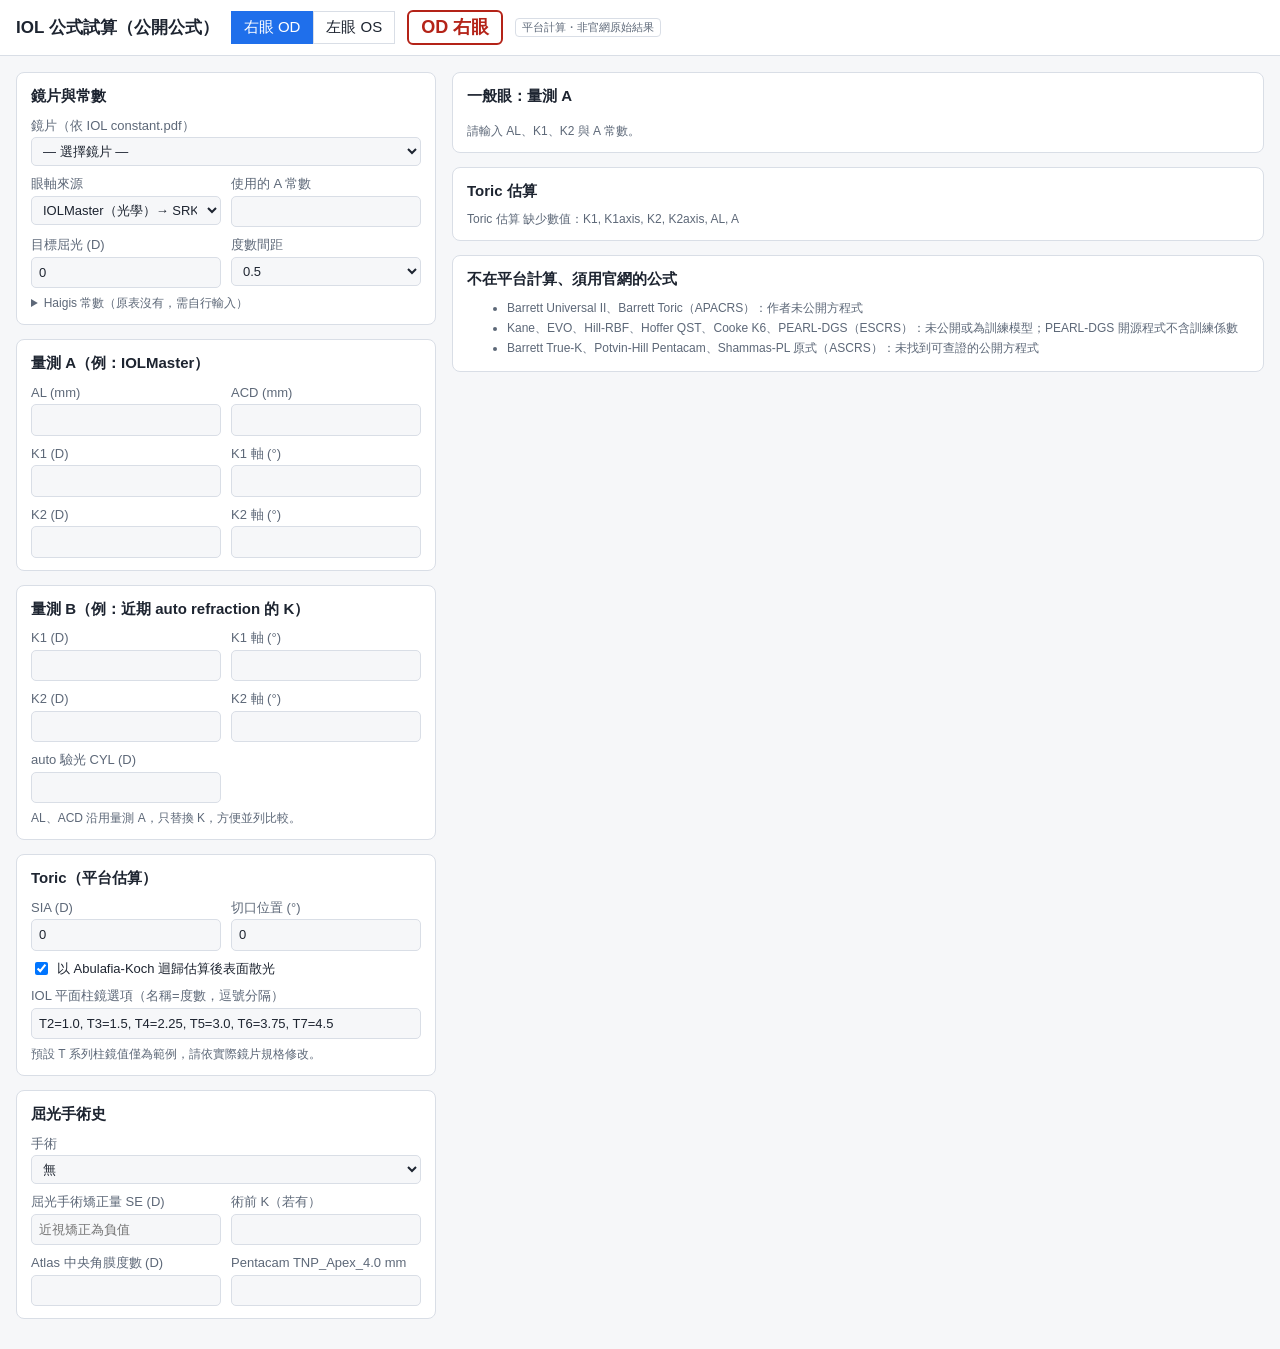
<file: formulas/calculator.html>
<!doctype html>
<html lang="zh-Hant">
<head>
<meta charset="utf-8">
<meta name="viewport" content="width=device-width, initial-scale=1">
<title>IOL 公式試算</title>
<link rel="icon" type="image/svg+xml" href="data:image/svg+xml,%3Csvg xmlns='http://www.w3.org/2000/svg' viewBox='0 0 64 64'%3E %3Cg stroke='%235a4231' stroke-width='3' stroke-linejoin='round'%3E %3Ccircle cx='14.5' cy='17' r='9.5' fill='%238a6a4f'/%3E %3Ccircle cx='49.5' cy='17' r='9.5' fill='%238a6a4f'/%3E %3Ccircle cx='32' cy='36' r='24.5' fill='%238a6a4f'/%3E %3C/g%3E %3Ccircle cx='14.5' cy='17' r='4.2' fill='%23f1d3b8'/%3E %3Ccircle cx='49.5' cy='17' r='4.2' fill='%23f1d3b8'/%3E %3Cellipse cx='17' cy='42.5' rx='4.2' ry='2.6' fill='%23f2a29a' opacity='.75'/%3E %3Cellipse cx='47' cy='42.5' rx='4.2' ry='2.6' fill='%23f2a29a' opacity='.75'/%3E %3Ccircle cx='23.5' cy='33' r='3.6' fill='%233b2a1f'/%3E %3Ccircle cx='40.5' cy='33' r='3.6' fill='%233b2a1f'/%3E %3Ccircle cx='24.6' cy='31.8' r='1.2' fill='%23fff'/%3E %3Ccircle cx='41.6' cy='31.8' r='1.2' fill='%23fff'/%3E %3Cellipse cx='32' cy='40.5' rx='3.2' ry='2.3' fill='%233b2a1f'/%3E %3Cpath d='M25 46 Q32 53.5 39 46' fill='none' stroke='%233b2a1f' stroke-width='3' stroke-linecap='round'/%3E %3C/svg%3E">
<style>
:root {
  --bg: #f6f7f9; --panel: #ffffff; --ink: #1d2430; --muted: #5d6878; --line: #d9dee6;
  --accent: #1f6feb; --od: #b42318; --os: #1849a9; --warn-bg: #fff4e5; --warn: #8a4b00;
  --ok: #067647; --own: #eef4ff; --off: #f2f2f2;
}
@media (prefers-color-scheme: dark) {
  :root:not([data-theme="light"]) {
    --bg: #12161c; --panel: #1b2129; --ink: #e6e9ee; --muted: #9aa5b4; --line: #2e3742;
    --accent: #5b9dff; --od: #ff7a6b; --os: #7aa7ff; --warn-bg: #3a2a10; --warn: #ffc56b;
    --ok: #4ade80; --own: #1d2a40; --off: #232a33;
  }
}
* { box-sizing: border-box; }
body { margin: 0; background: var(--bg); color: var(--ink); font: 15px/1.5 -apple-system, "PingFang TC", "Noto Sans TC", sans-serif; }
header { position: sticky; top: 0; z-index: 5; background: var(--panel); border-bottom: 1px solid var(--line); padding: 10px 16px; display: flex; gap: 12px; align-items: center; flex-wrap: wrap; }
header h1 { font-size: 17px; margin: 0; }
.eye { font-weight: 700; font-size: 18px; padding: 2px 12px; border-radius: 6px; border: 2px solid currentColor; }
.eye.od { color: var(--od); } .eye.os { color: var(--os); }
.seg button { border: 1px solid var(--line); background: var(--panel); color: var(--ink); padding: 4px 12px; cursor: pointer; font: inherit; }
.seg button[aria-pressed="true"] { background: var(--accent); color: #fff; border-color: var(--accent); }
main { display: grid; grid-template-columns: minmax(300px, 420px) 1fr; gap: 16px; padding: 16px; max-width: 1400px; margin: 0 auto; }
@media (max-width: 860px) { main { grid-template-columns: 1fr; } }
section { background: var(--panel); border: 1px solid var(--line); border-radius: 8px; padding: 12px 14px; margin-bottom: 14px; }
h2 { font-size: 15px; margin: 0 0 8px; }
.grid { display: grid; grid-template-columns: repeat(2, minmax(0, 1fr)); gap: 8px 10px; }
label { display: flex; flex-direction: column; font-size: 13px; color: var(--muted); gap: 2px; }
input, select { font: inherit; color: var(--ink); background: var(--bg); border: 1px solid var(--line); border-radius: 5px; padding: 5px 7px; width: 100%; }
.check { flex-direction: row; align-items: center; gap: 6px; color: var(--ink); }
.check input { width: auto; }
.note { font-size: 12px; color: var(--muted); margin: 6px 0 0; }
.warn { background: var(--warn-bg); color: var(--warn); border-radius: 6px; padding: 6px 10px; font-size: 13px; margin: 6px 0 0; }
table { border-collapse: collapse; width: 100%; font-variant-numeric: tabular-nums; }
th, td { border-bottom: 1px solid var(--line); padding: 4px 6px; text-align: right; font-size: 13px; }
th:first-child, td:first-child { text-align: left; }
.cards { display: grid; grid-template-columns: repeat(auto-fill, minmax(230px, 1fr)); gap: 10px; }
.card { border: 1px solid var(--line); border-radius: 8px; padding: 8px 10px; background: var(--own); }
.card h3 { margin: 0 0 2px; font-size: 14px; }
.card .big { font-size: 22px; font-weight: 700; }
.card.err { background: var(--off); color: var(--muted); }
.tag { display: inline-block; font-size: 11px; padding: 0 6px; border-radius: 4px; border: 1px solid var(--line); color: var(--muted); }
.off-list li { margin: 2px 0; }
.cmp td.diff { font-weight: 700; }
</style>
</head>
<body>
<header>
  <h1>IOL 公式試算（公開公式）</h1>
  <div class="seg" role="group" aria-label="手術眼">
    <button type="button" data-eye="OD" aria-pressed="true">右眼 OD</button><button type="button" data-eye="OS" aria-pressed="false">左眼 OS</button>
  </div>
  <span id="eyeBadge" class="eye od">OD 右眼</span>
  <span class="tag">平台計算・非官網原始結果</span>
</header>

<main>
<div>
  <section>
    <h2>鏡片與常數</h2>
    <div class="grid">
      <label style="grid-column: span 2">鏡片（依 IOL constant.pdf）<select id="lens"></select></label>
      <label>眼軸來源<select id="alSource"><option value="optical">IOLMaster（光學）→ SRK/T 欄</option><option value="ascan">A-scan → A-scan 欄</option></select></label>
      <label>使用的 A 常數<input id="A" type="number" step="0.01"></label>
      <label>目標屈光 (D)<input id="target" type="number" step="0.25" value="0"></label>
      <label>度數間距<select id="step"><option>0.5</option><option>0.25</option></select></label>
    </div>
    <div id="constMsg"></div>
    <details><summary class="note">Haigis 常數（原表沒有，需自行輸入）</summary>
      <div class="grid" style="margin-top:6px">
        <label>a0<input id="a0" type="number" step="0.001"></label>
        <label>a1<input id="a1" type="number" step="0.001"></label>
        <label>a2<input id="a2" type="number" step="0.001"></label>
      </div>
    </details>
  </section>

  <section>
    <h2>量測 A（例：IOLMaster）</h2>
    <div class="grid">
      <label>AL (mm)<input id="AL" type="number" step="0.01"></label>
      <label>ACD (mm)<input id="ACD" type="number" step="0.01"></label>
      <label>K1 (D)<input id="K1" type="number" step="0.01"></label>
      <label>K1 軸 (°)<input id="K1ax" type="number" step="1"></label>
      <label>K2 (D)<input id="K2" type="number" step="0.01"></label>
      <label>K2 軸 (°)<input id="K2ax" type="number" step="1"></label>
    </div>
  </section>

  <section>
    <h2>量測 B（例：近期 auto refraction 的 K）</h2>
    <div class="grid">
      <label>K1 (D)<input id="bK1" type="number" step="0.01"></label>
      <label>K1 軸 (°)<input id="bK1ax" type="number" step="1"></label>
      <label>K2 (D)<input id="bK2" type="number" step="0.01"></label>
      <label>K2 軸 (°)<input id="bK2ax" type="number" step="1"></label>
      <label>auto 驗光 CYL (D)<input id="bCYL" type="number" step="0.25"></label>
    </div>
    <p class="note">AL、ACD 沿用量測 A，只替換 K，方便並列比較。</p>
  </section>

  <section>
    <h2>Toric（平台估算）</h2>
    <div class="grid">
      <label>SIA (D)<input id="SIA" type="number" step="0.05" value="0"></label>
      <label>切口位置 (°)<input id="incision" type="number" step="1" value="0"></label>
      <label class="check" style="grid-column: span 2"><input id="ak" type="checkbox" checked>以 Abulafia-Koch 迴歸估算後表面散光</label>
      <label style="grid-column: span 2">IOL 平面柱鏡選項（名稱=度數，逗號分隔）<input id="cyls" value="T2=1.0, T3=1.5, T4=2.25, T5=3.0, T6=3.75, T7=4.5"></label>
    </div>
    <p class="note">預設 T 系列柱鏡值僅為範例，請依實際鏡片規格修改。</p>
  </section>

  <section>
    <h2>屈光手術史</h2>
    <div class="grid">
      <label style="grid-column: span 2">手術<select id="lvc"><option value="">無</option><option value="myopic">近視 LASIK／PRK</option><option value="hyperopic">遠視 LASIK／PRK</option><option value="rk">RK</option></select></label>
      <label>屈光手術矯正量 SE (D)<input id="lvcSE" type="number" step="0.25" placeholder="近視矯正為負值"></label>
      <label>術前 K（若有）<input id="preK" type="number" step="0.01"></label>
      <label>Atlas 中央角膜度數 (D)<input id="ccp" type="number" step="0.01"></label>
      <label>Pentacam TNP_Apex_4.0 mm<input id="tnp" type="number" step="0.01"></label>
    </div>
  </section>
</div>

<div>
  <section id="alerts" hidden></section>
  <section><h2>一般眼：量測 A</h2><div id="resA" class="cards"></div></section>
  <section id="cmpSec" hidden><h2>量測 A vs 量測 B（只換 K）</h2><div id="cmp"></div></section>
  <section><h2>Toric 估算</h2><div id="toric"></div></section>
  <section id="postSec" hidden><h2>屈光術後（已公開方法）</h2><div id="post"></div></section>
  <section>
    <h2>不在平台計算、須用官網的公式</h2>
    <ul class="off-list note">
      <li>Barrett Universal II、Barrett Toric（APACRS）：作者未公開方程式</li>
      <li>Kane、EVO、Hill-RBF、Hoffer QST、Cooke K6、PEARL-DGS（ESCRS）：未公開或為訓練模型；PEARL-DGS 開源程式不含訓練係數</li>
      <li>Barrett True-K、Potvin-Hill Pentacam、Shammas-PL 原式（ASCRS）：未找到可查證的公開方程式</li>
    </ul>
  </section>
</div>
</main>

<script src="iol-constants.js"></script>
<script src="iol-formulas.js"></script>
<script>
const $ = id => document.getElementById(id);
const num = id => { const v = $(id).value.trim(); return v === '' ? NaN : Number(v); };
const f2 = x => (Number.isFinite(x) ? (x > 0 ? '+' : '') + x.toFixed(2) : '—');
const p2 = x => (Number.isFinite(x) ? x.toFixed(2) : '—');
let eye = 'OD';

document.querySelectorAll('[data-eye]').forEach(b => b.addEventListener('click', () => {
  eye = b.dataset.eye;
  document.querySelectorAll('[data-eye]').forEach(x => x.setAttribute('aria-pressed', x === b));
  const badge = $('eyeBadge');
  badge.textContent = eye === 'OD' ? 'OD 右眼' : 'OS 左眼';
  badge.className = 'eye ' + eye.toLowerCase();
}));

const lensSel = $('lens');
lensSel.innerHTML = '<option value="">— 選擇鏡片 —</option>' + IOL_CONSTANTS.map((c, i) =>
  `<option value="${i}" ${c.status === 'excluded' ? 'disabled' : ''}>${c.maker} ${c.model}　(A-scan ${c.ascan ?? '缺'} / SRK/T ${c.srkt ?? '缺'})</option>`).join('');

function syncConstant() {
  const c = IOL_CONSTANTS[lensSel.value];
  const msg = [];
  if (c) {
    const col = $('alSource').value === 'ascan' ? 'ascan' : 'srkt';
    const v = c[col];
    $('A').value = v ?? '';
    if (v == null) msg.push(`原表「${col === 'ascan' ? 'A-scan' : 'SRK/T'}」欄沒有此鏡片的數值，不自動補值，請確認後手動輸入。`);
    if (c.status === 'unclear') msg.push(`來源需確認：${c.note}`);
    else if (c.note) msg.push(`原表備註：${c.note}`);
  }
  $('constMsg').innerHTML = msg.map(m => `<p class="warn">${m}</p>`).join('');
  render();
}
lensSel.addEventListener('change', syncConstant);
$('alSource').addEventListener('change', syncConstant);
document.querySelectorAll('input, select').forEach(el => el.addEventListener('input', render));

function formulasFor(K, extra) {
  const base = Object.assign({ AL: num('AL'), ACD: num('ACD'), K, A: num('A') }, extra || {});
  const list = [
    ['SRK/T', () => IOLFormulas.srkt(base)],
    ['Holladay 1', () => IOLFormulas.holladay1(base)],
    ['Hoffer Q', () => IOLFormulas.hofferQ(base)],
    ['Haigis', () => IOLFormulas.haigis(Object.assign({ a0: num('a0'), a1: num('a1'), a2: num('a2') }, base))],
  ];
  return list.map(([name, mk]) => { try { return { name, f: mk() }; } catch (e) { return { name, err: e.message }; } });
}

function card(name, f, err, sub) {
  if (err) return `<div class="card err"><h3>${name}</h3><div class="note">${err}</div></div>`;
  const t = IOLFormulas.powerTable(f, num('target') || 0, Number($('step').value));
  return `<div class="card"><h3>${name}</h3>${sub ? `<div class="note">${sub}</div>` : ''}
    <div class="big">${p2(t.exact)} D</div><div class="note">達目標屈光的精確度數｜ELP ${p2(f.ELP)} mm</div>
    <table><tr><th>IOL</th><th>預測屈光</th></tr>${t.rows.map(r => `<tr><td>${p2(r.power)}</td><td>${f2(r.refraction)}</td></tr>`).join('')}</table></div>`;
}

function render() {
  const K1 = num('K1'), K2 = num('K2');
  const Km = (K1 + K2) / 2;
  const alerts = [];
  const bK1 = num('bK1'), bK2 = num('bK2');
  if (Math.abs(num('bCYL')) > 1) alerts.push('auto 驗光 |CYL| > 1 D，請評估 toric。');
  if (Number.isFinite(Km) && Km < 40) alerts.push('平均 K < 40 D，請確認是否有屈光手術史。');
  $('alerts').hidden = !alerts.length;
  $('alerts').innerHTML = alerts.map(a => `<p class="warn">${a}</p>`).join('');

  const target = num('target') || 0;
  $('resA').innerHTML = Number.isFinite(Km)
    ? formulasFor(Km).map(x => card(x.name, x.f, x.err)).join('')
    : '<p class="note">請輸入 AL、K1、K2 與 A 常數。</p>';

  const bKm = (bK1 + bK2) / 2;
  $('cmpSec').hidden = !(Number.isFinite(bKm) && Number.isFinite(Km));
  if (!$('cmpSec').hidden) {
    const A = formulasFor(Km), B = formulasFor(bKm);
    $('cmp').innerHTML = `<p class="note">平均 K：A ${p2(Km)} D｜B ${p2(bKm)} D｜差 ${f2(bKm - Km)} D${Math.abs(bKm - Km) > 0.5 ? '（> 0.5 D，請確認量測品質）' : ''}</p>
      <table class="cmp"><tr><th>公式</th><th>A：度數</th><th>B：度數</th><th>差</th></tr>
      ${A.map((a, i) => { const pa = a.f ? a.f.power(target) : NaN, pb = B[i].f ? B[i].f.power(target) : NaN;
        return `<tr><td>${a.name}</td><td>${p2(pa)}</td><td>${p2(pb)}</td><td class="diff">${f2(pb - pa)}</td></tr>`; }).join('')}</table>`;
  }

  // Toric
  try {
    const cyls = $('cyls').value.split(',').map(s => s.split('=')).filter(p => p.length === 2)
      .map(([n, c]) => ({ name: n.trim(), cyl: Number(c) })).filter(c => Number.isFinite(c.cyl));
    const plan = IOLFormulas.toricPlan({ K1, K1axis: num('K1ax'), K2, K2axis: num('K2ax'), AL: num('AL'), A: num('A'),
      SIA: num('SIA'), incisionAxis: num('incision'), usePosteriorRegression: $('ak').checked, cylinders: cyls });
    const ax = a => Math.round(a) === 0 ? 180 : Math.round(a);
    $('toric').innerHTML = `<p class="note">前表面 ${p2(plan.anterior.mag)} D @${ax(plan.anterior.axis)}°｜估算總角膜 ${p2(plan.total.mag)} D @${ax(plan.total.axis)}°｜含 SIA 淨散光 ${p2(plan.net.mag)} D @${ax(plan.net.axis)}°</p>
      <p><b>建議軸向：${ax(plan.placementAxis)}°</b>　<span class="note">IOL→角膜平面比值 ${plan.ratio.toFixed(3)}（以 SRK/T ELP 計）</span></p>
      <table><tr><th>型號</th><th>IOL 平面柱鏡</th><th>角膜平面</th><th>殘餘散光</th></tr>
      ${plan.options.map(o => `<tr><td>${o.name}</td><td>${p2(o.cylIOL)}</td><td>${p2(o.cylCornea)}</td><td>${p2(o.residual)} @${ax(o.residualAxis)}°</td></tr>`).join('')}</table>
      <p class="note">此為向量運算＋Abulafia-Koch 的平台估算，不是 Barrett Toric。合成資料測試與 Barrett Toric 官網的殘餘散光差約 0.1 D。</p>`;
  } catch (e) { $('toric').innerHTML = `<p class="note">${e.message}</p>`; }

  // 屈光術後
  const lvc = $('lvc').value;
  $('postSec').hidden = !lvc;
  if (lvc) {
    const out = [];
    const preK = num('preK'), lvcSE = num('lvcSE'), ccp = num('ccp');
    if (lvc === 'myopic') {
      try {
        const hl = IOLFormulas.haigisL({ AL: num('AL'), ACD: num('ACD'), K: Km, a0: num('a0'), a1: num('a1'), a2: num('a2') });
        out.push(card('Haigis-L', hl, null, `校正半徑 ${p2(hl.Rcorr)} mm（${p2(hl.Kcorr)} D）`));
      } catch (e) { out.push(card('Haigis-L', null, e.message)); }
      if (Number.isFinite(Km)) {
        const kc = IOLFormulas.shammasKc(Km);
        try { out.push(card('Shammas 校正 K＋Haigis', IOLFormulas.haigis({ AL: num('AL'), ACD: num('ACD'), K: kc, a0: num('a0'), a1: num('a1'), a2: num('a2') }), null, `Kc = 1.14×K − 6.8 = ${p2(kc)} D；非 Shammas-PL 原式`)); }
        catch (e) { out.push(card('Shammas 校正 K＋Haigis', null, `Kc = ${p2(kc)} D；${e.message}`)); }
      }
      if (Number.isFinite(ccp)) {
        const kc = IOLFormulas.wkmKc(ccp);
        const dk = Number.isFinite(preK) ? preK : 43.86;
        try { out.push(card('Wang-Koch-Maloney＋Double-K Holladay 1', IOLFormulas.holladay1({ AL: num('AL'), K: kc, Kelp: dk, A: num('A') }), null, `Kc = ${p2(kc)} D；ELP 用 K ${p2(dk)}${Number.isFinite(preK) ? '' : '（無術前 K，用 43.86 預設）'}`)); }
        catch (e) { out.push(card('Wang-Koch-Maloney', null, e.message)); }
      }
    }
    if ((lvc === 'myopic' || lvc === 'hyperopic') && Number.isFinite(lvcSE) && Number.isFinite(Km)) {
      try {
        const base = IOLFormulas.srkt({ AL: num('AL'), K: Km, A: num('A') }).power(target);
        const m = IOLFormulas.masketAdjust(lvcSE), mm = IOLFormulas.modMasketAdjust(lvcSE);
        out.push(`<div class="card"><h3>Masket／Modified Masket</h3><div class="note">以術後 K 的 SRK/T ${p2(base)} D 為基礎</div>
          <table><tr><td>Masket</td><td>${p2(base + m)} D（${f2(m)}）</td></tr><tr><td>Modified Masket</td><td>${p2(base + mm)} D（${f2(mm)}）</td></tr></table>
          <p class="warn">文獻對 ΔMR 正負號寫法不一致，此處採 EyeWiki：近視矯正 SE 為負值。使用前請核對原文。</p></div>`);
      } catch (e) { out.push(card('Masket', null, e.message)); }
    }
    if (Number.isFinite(num('tnp'))) out.push(`<div class="card err"><h3>Potvin-Hill Pentacam</h3><div class="note">已記錄 TNP_Apex_4.0 mm = ${p2(num('tnp'))} D；迴歸係數未公開取得，需由 ASCRS 官網計算。</div></div>`);
    if (lvc === 'rk') out.push('<p class="warn">RK 術後：平台目前沒有可查證的公開方法，請用 ASCRS 官網。</p>');
    $('post').innerHTML = `<div class="cards">${out.join('')}</div>`;
  }
}
render();
</script>
</body>
</html>
</file>
